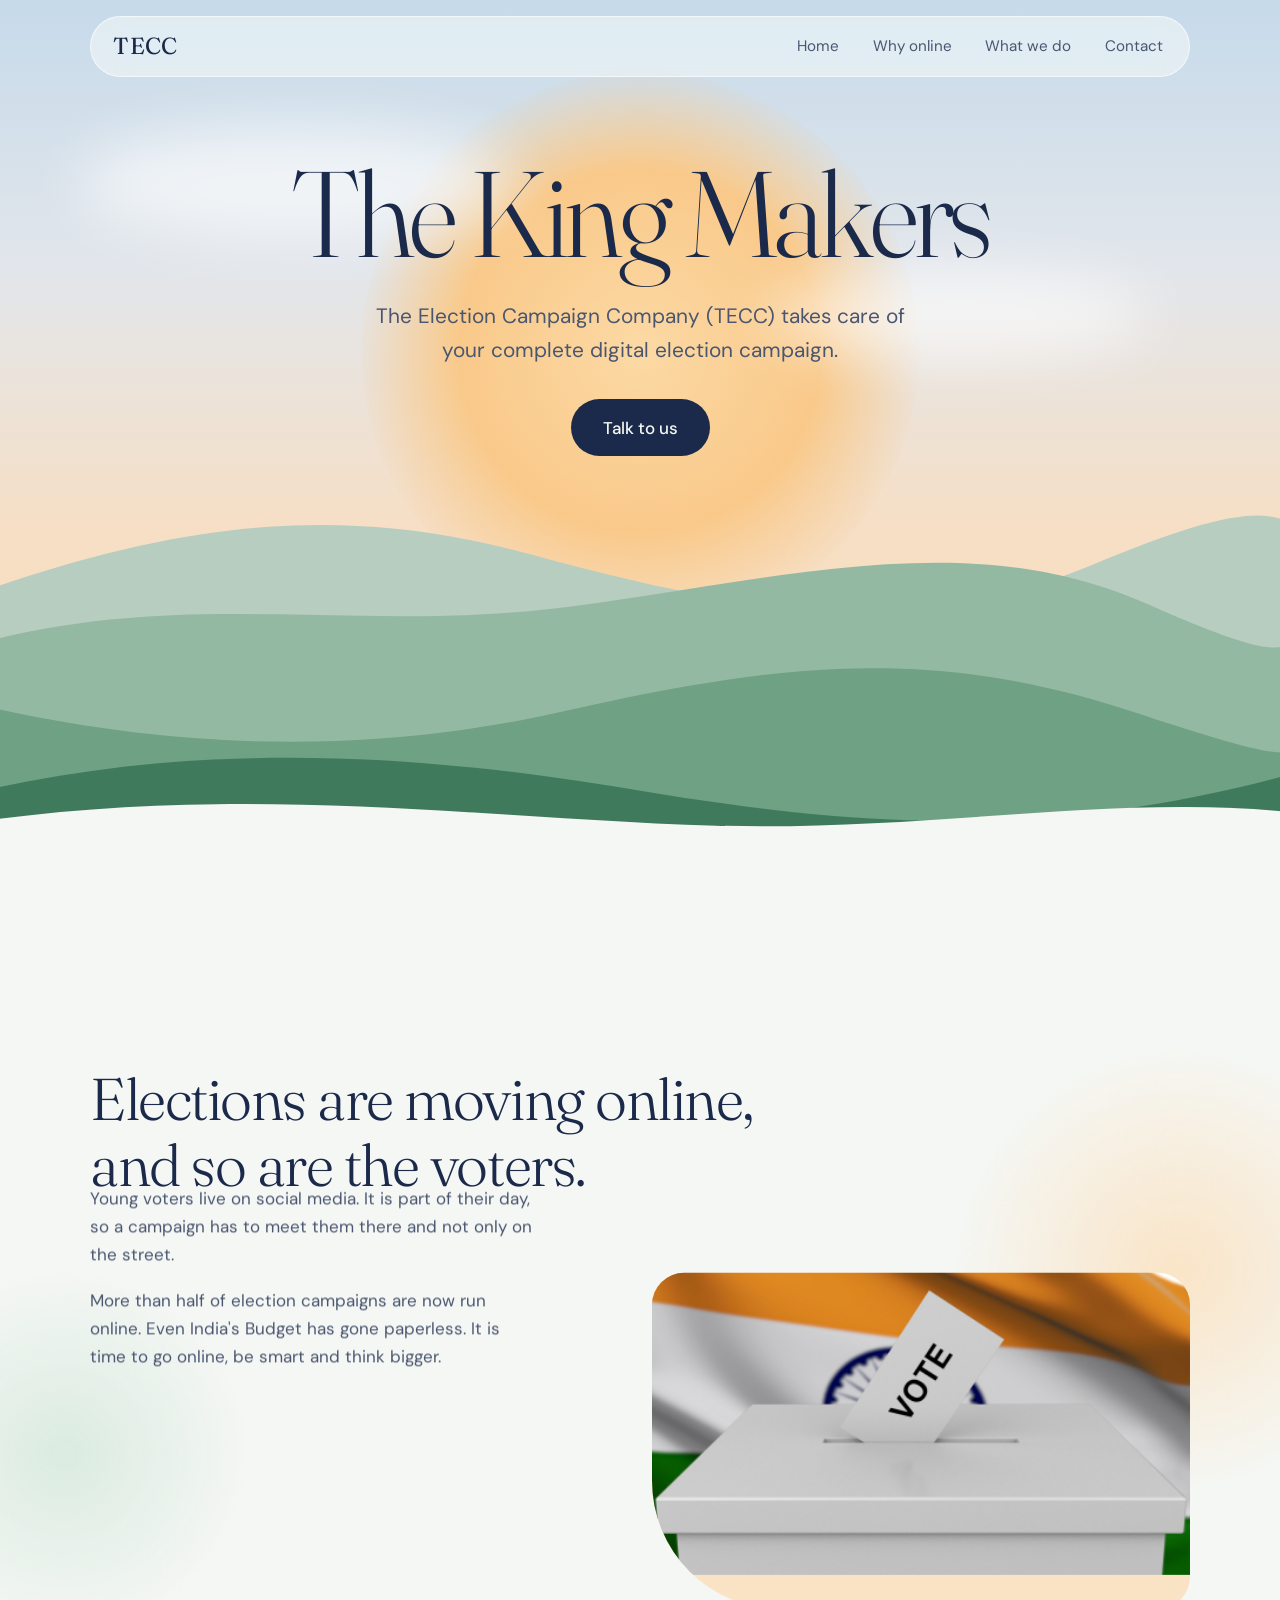
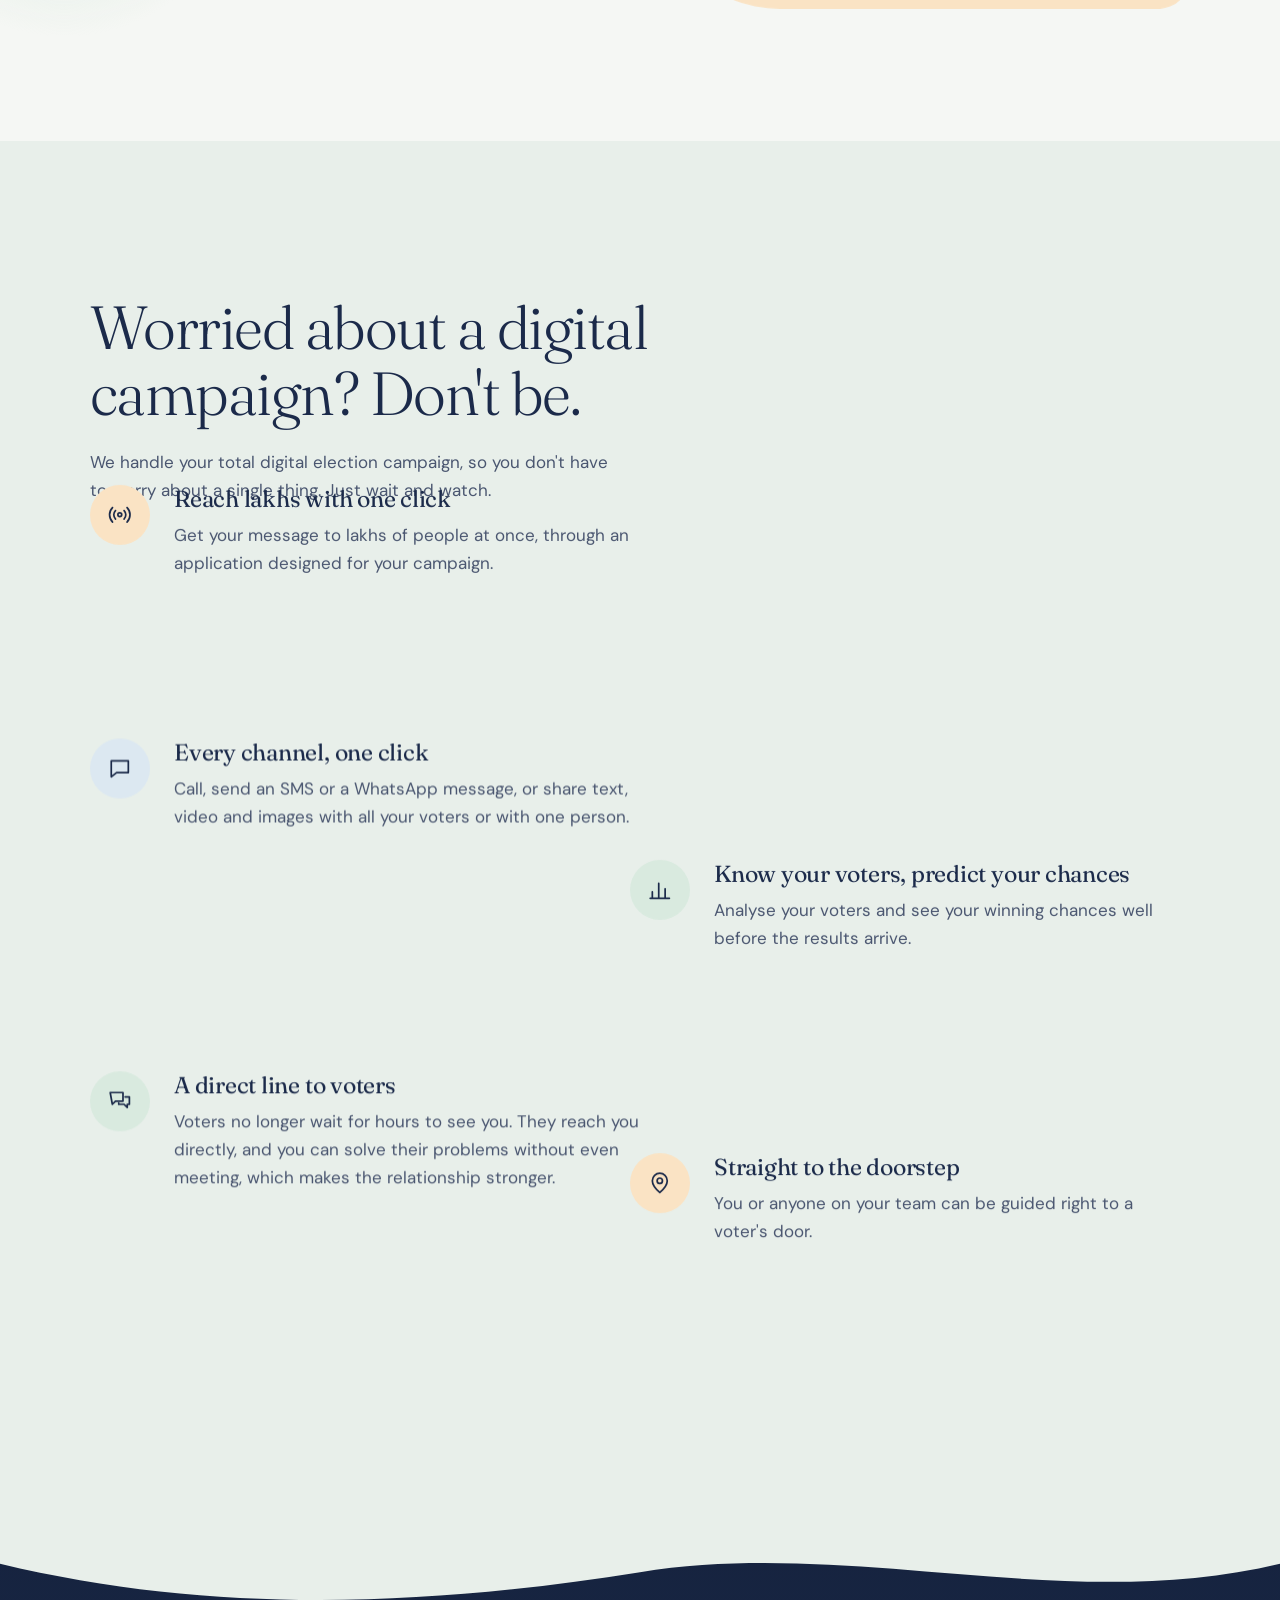
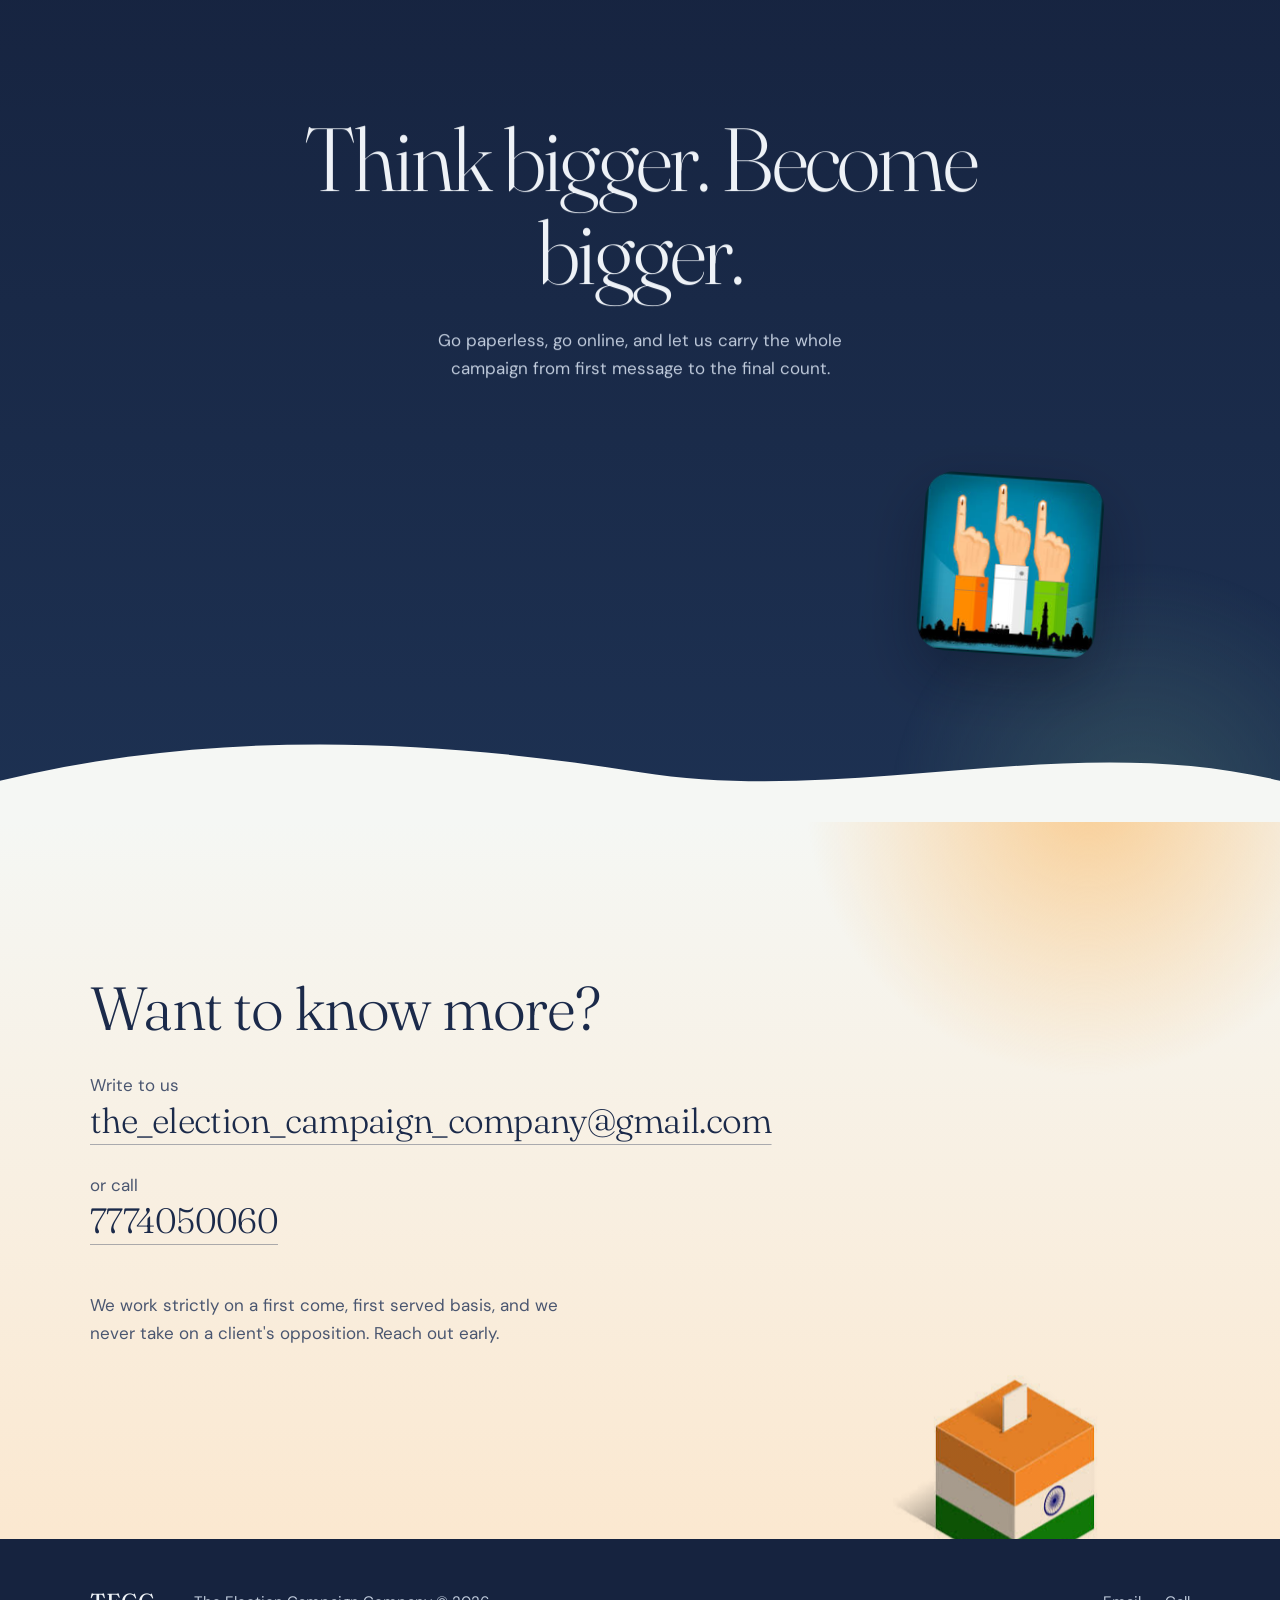
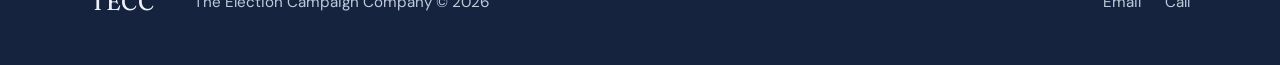
<file: TECC/index.html>
<!DOCTYPE html>
<html lang="en">
<head>
  <meta charset="UTF-8" />
  <meta name="viewport" content="width=device-width, initial-scale=1" />
  <meta name="description" content="The Election Campaign Company (TECC) runs your complete digital election campaign." />
  <title>TECC | The Election Campaign Company</title>

  <link rel="preconnect" href="https://fonts.googleapis.com" />
  <link rel="preconnect" href="https://fonts.gstatic.com" crossorigin />
  <link href="https://fonts.googleapis.com/css2?family=Fraunces:opsz,wght@9..144,300;9..144,400;9..144,500&family=DM+Sans:wght@400;500&display=swap" rel="stylesheet" />

  <link rel="stylesheet" href="style.css" />
  <script src="script.js" defer></script>
</head>
<body>

  <header class="nav">
    <a class="brand" href="#top">TECC</a>
    <nav aria-label="Main">
      <ul>
        <li class="nav-home"><a class="link" href="#top">Home</a></li>
        <li><a class="link" href="#why">Why online</a></li>
        <li><a class="link" href="#services">What we do</a></li>
        <li><a class="link" href="#contact">Contact</a></li>
      </ul>
    </nav>
  </header>

  <main id="top">

    <!-- Hero: dawn over layered hills -->
    <section class="hero" data-parallax="start">
      <div class="sun" data-speed="0.42"></div>

      <div class="cloud c1" data-speed="0.34"><i></i></div>
      <div class="cloud c2" data-speed="0.26"><i></i></div>

      <svg class="hill h1" data-speed="0.30" viewBox="0 0 1440 400" preserveAspectRatio="none" aria-hidden="true">
        <path d="M0 180 C 200 120, 380 90, 600 140 S 1000 220, 1200 150 S 1400 110, 1440 130 L1440 400 L0 400 Z" />
      </svg>
      <svg class="hill h2" data-speed="0.20" viewBox="0 0 1440 400" preserveAspectRatio="none" aria-hidden="true">
        <path d="M0 200 C 240 140, 420 190, 660 160 S 1080 90, 1260 160 S 1400 190, 1440 170 L1440 400 L0 400 Z" />
      </svg>
      <svg class="hill h3" data-speed="0.10" viewBox="0 0 1440 400" preserveAspectRatio="none" aria-hidden="true">
        <path d="M0 190 C 180 230, 400 250, 640 200 S 1040 140, 1240 200 S 1400 240, 1440 220 L1440 400 L0 400 Z" />
      </svg>
      <svg class="hill h4" data-speed="0" viewBox="0 0 1440 400" preserveAspectRatio="none" aria-hidden="true">
        <path d="M0 240 C 260 180, 500 200, 720 235 S 1160 290, 1440 210 L1440 400 L0 400 Z" />
      </svg>
      <svg class="hill h5" data-speed="-0.06" viewBox="0 0 1440 400" preserveAspectRatio="none" aria-hidden="true">
        <path d="M0 290 C 300 240, 560 285, 800 292 S 1240 250, 1440 280 L1440 400 L0 400 Z" />
      </svg>

      <div class="hero-text" data-speed="0.22" data-fade>
        <h1>The King Makers</h1>
        <p>The Election Campaign Company (TECC) takes care of your complete digital election campaign.</p>
        <a class="btn" href="#contact">Talk to us</a>
      </div>
    </section>

    <!-- Why online -->
    <section class="intro" id="why" data-parallax>
      <span class="blob blob-saffron" data-speed="-0.12"></span>
      <span class="blob blob-green" data-speed="0.15"></span>

      <div class="wrap intro-grid">
        <p class="lead">Elections are moving online, and so are the voters.</p>

        <div class="intro-note" data-speed="0.08">
          <p>Young voters live on social media. It is part of their day, so a campaign has to meet them there and not only on the street.</p>
          <p>More than half of election campaigns are now run online. Even India's Budget has gone paperless. It is time to go online, be smart and think bigger.</p>
        </div>

        <figure class="frame" data-speed="-0.04">
          <img src="elect.jpeg" width="590" height="332"
               alt="A ballot slip marked VOTE dropping into a ballot box in front of the Indian flag"
               data-speed="0.07" />
        </figure>
      </div>
    </section>

    <!-- What we do -->
    <section class="services" id="services" data-parallax>
      <div class="wrap">
        <div class="services-head">
          <h2>Worried about a digital campaign? Don't be.</h2>
          <p>We handle your total digital election campaign, so you don't have to worry about a single thing. Just wait and watch.</p>
        </div>

        <div class="features">

          <div class="feature" data-speed="0.05">
            <span class="icon tint-saffron">
              <svg viewBox="0 0 24 24" aria-hidden="true"><circle cx="12" cy="12" r="1.8"/><path d="M8 8a5.7 5.7 0 0 0 0 8M16 8a5.7 5.7 0 0 1 0 8M5.2 5.2a9.7 9.7 0 0 0 0 13.6M18.8 5.2a9.7 9.7 0 0 1 0 13.6"/></svg>
            </span>
            <div>
              <h3>Reach lakhs with one click</h3>
              <p>Get your message to lakhs of people at once, through an application designed for your campaign.</p>
            </div>
          </div>

          <div class="feature" data-speed="-0.06">
            <span class="icon tint-green">
              <svg viewBox="0 0 24 24" aria-hidden="true"><path d="M5 20v-6M11 20V6M17 20v-9M3 20h18"/></svg>
            </span>
            <div>
              <h3>Know your voters, predict your chances</h3>
              <p>Analyse your voters and see your winning chances well before the results arrive.</p>
            </div>
          </div>

          <div class="feature" data-speed="0.08">
            <span class="icon tint-sky">
              <svg viewBox="0 0 24 24" aria-hidden="true"><path d="M4 5h16v11H9l-5 4z"/></svg>
            </span>
            <div>
              <h3>Every channel, one click</h3>
              <p>Call, send an SMS or a WhatsApp message, or share text, video and images with all your voters or with one person.</p>
            </div>
          </div>

          <div class="feature" data-speed="-0.05">
            <span class="icon tint-saffron">
              <svg viewBox="0 0 24 24" aria-hidden="true"><path d="M12 21s7-6.2 7-11a7 7 0 0 0-14 0c0 4.8 7 11 7 11z"/><circle cx="12" cy="10" r="2.5"/></svg>
            </span>
            <div>
              <h3>Straight to the doorstep</h3>
              <p>You or anyone on your team can be guided right to a voter's door.</p>
            </div>
          </div>

          <div class="feature" data-speed="0.07">
            <span class="icon tint-green">
              <svg viewBox="0 0 24 24" aria-hidden="true"><path d="M3 4h12v8H8l-3 3z"/><path d="M11 14v1h5l3 3v-3h2V8h-4"/></svg>
            </span>
            <div>
              <h3>A direct line to voters</h3>
              <p>Voters no longer wait for hours to see you. They reach you directly, and you can solve their problems without even meeting, which makes the relationship stronger.</p>
            </div>
          </div>

        </div>
      </div>
    </section>

    <!-- Night band -->
    <section class="night" data-parallax>
      <svg class="edge edge-top" viewBox="0 0 1440 120" preserveAspectRatio="none" aria-hidden="true">
        <path d="M0 0 H1440 V50 C 1200 110, 960 20, 720 60 S 240 110, 0 50 Z" />
      </svg>

      <span class="orb orb-saffron" data-speed="0.20"></span>
      <span class="orb orb-green" data-speed="-0.10"></span>
      <span class="ember" data-speed="0.30"></span>

      <img class="tile" src="images.jpeg" width="225" height="225"
           alt="Three hands with inked index fingers, in saffron, white and green sleeves"
           data-speed="-0.12" />

      <div class="night-text" data-speed="0.04">
        <p class="quote">Think bigger. Become bigger.</p>
        <p class="night-sub">Go paperless, go online, and let us carry the whole campaign from first message to the final count.</p>
      </div>

      <svg class="edge edge-bottom" viewBox="0 0 1440 120" preserveAspectRatio="none" aria-hidden="true">
        <path d="M0 120 H1440 V70 C 1200 10, 960 100, 720 60 S 240 10, 0 70 Z" />
      </svg>
    </section>

    <!-- Contact -->
    <section class="contact" id="contact" data-parallax>
      <span class="dawn" data-speed="0.18"></span>

      <div class="wrap contact-grid">
        <div class="contact-copy">
          <h2>Want to know more?</h2>
          <p class="contact-line">Write to us</p>
          <a class="contact-link" href="mailto:the_election_campaign_company@gmail.com">the_election_campaign_company@gmail.com</a>
          <p class="contact-line">or call</p>
          <a class="contact-link" href="tel:+917774050060">7774050060</a>

          <p class="contact-note">We work strictly on a first come, first served basis, and we never take on a client's opposition. Reach out early.</p>
        </div>

        <img class="box" src="vote1.jpeg" width="255" height="198"
             alt="A ballot box painted in saffron, white and green"
             data-speed="-0.08" />
      </div>
    </section>

  </main>

  <footer class="footer">
    <div class="wrap footer-row">
      <a class="brand" href="#top">TECC</a>
      <p>The Election Campaign Company © 2026</p>
      <ul>
        <li><a href="mailto:the_election_campaign_company@gmail.com">Email</a></li>
        <li><a href="tel:+917774050060">Call</a></li>
      </ul>
    </div>
  </footer>

</body>
</html>
</file>
<file: TECC/style.css>
/* ==========================================================
   TECC — The Election Campaign Company
   Palette: navy ink, saffron dawn, green hills, quiet mist
   ========================================================== */

   :root {
    --paper: #F5F7F4;
    --fog: #E8EFEA;
    --navy: #1B2A4A;
    --navy-deep: #16233F;
    --ink: #1B2A4A;
    --ink-soft: #4A5670;
    --saffron: #EE9B4D;
    --saffron-soft: #FAE3C4;
    --green: #3F7A5C;
    --green-soft: #D9EADF;
    --sky-soft: #DCE8F1;
  
    --serif: "Fraunces", "Iowan Old Style", "Palatino Linotype", Georgia, serif;
    --sans: "DM Sans", system-ui, -apple-system, "Segoe UI", Roboto, sans-serif;
  }
  
  *,
  *::before,
  *::after { box-sizing: border-box; }
  
  html { scroll-behavior: smooth; }
  
  body {
    margin: 0;
    background: var(--paper);
    color: var(--ink);
    font: 400 1.0625rem/1.65 var(--sans);
    -webkit-font-smoothing: antialiased;
  }
  
  main { overflow-x: clip; }
  
  h1, h2, h3, p, ul, figure { margin: 0; }
  ul { padding: 0; list-style: none; }
  img { display: block; max-width: 100%; }
  
  a:focus-visible {
    outline: 2px solid var(--navy);
    outline-offset: 3px;
    border-radius: 6px;
  }
  
  /* Anything with data-speed is moved by script.js */
  [data-speed] { will-change: transform; }
  
  .wrap {
    position: relative;
    z-index: 1;
    width: min(1100px, calc(100% - 3rem));
    margin-inline: auto;
  }
  
  /* ---------- Type ---------- */
  
  h1, h2, h3, .brand, .quote {
    font-family: var(--serif);
    font-weight: 300;
    font-optical-sizing: auto;
  }
  
  h2 {
    font-size: clamp(2.1rem, 4.8vw, 3.8rem);
    line-height: 1.1;
    letter-spacing: -0.025em;
    margin-bottom: 1.25rem;
    text-wrap: balance;
  }
  
  h3 {
    font-size: 1.45rem;
    line-height: 1.22;
    letter-spacing: -0.01em;
    font-weight: 400;
  }
  
  /* ---------- Navigation ---------- */
  
  .nav {
    position: fixed;
    z-index: 10;
    top: 1rem;
    left: 50%;
    transform: translateX(-50%);
    width: min(1100px, calc(100% - 2rem));
    display: flex;
    align-items: center;
    justify-content: space-between;
    gap: 1rem;
    padding: 0.55rem 0.7rem 0.55rem 1.4rem;
    border-radius: 999px;
    background: rgba(245, 247, 244, 0.6);
    border: 1px solid rgba(255, 255, 255, 0.6);
    -webkit-backdrop-filter: blur(18px) saturate(160%);
    backdrop-filter: blur(18px) saturate(160%);
  }
  
  .brand {
    font-size: 1.45rem;
    font-weight: 400;
    letter-spacing: 0.01em;
    color: var(--ink);
    text-decoration: none;
  }
  
  .nav ul { display: flex; gap: 0.2rem; }
  
  .nav .link {
    display: block;
    padding: 0.5rem 0.95rem;
    border-radius: 999px;
    color: var(--ink-soft);
    font-size: 0.95rem;
    text-decoration: none;
    transition: background-color 0.5s ease, color 0.5s ease;
  }
  .nav .link:hover {
    background: rgba(27, 42, 74, 0.08);
    color: var(--ink);
  }
  
  /* ---------- Hero ---------- */
  
  .hero {
    position: relative;
    min-height: max(100svh, 640px);
    overflow: hidden;
    background: linear-gradient(
      180deg,
      #C6DAEA 0%,
      #E2E6EB 30%,
      #F6DFC6 58%,
      #FADDB8 82%
    );
  }
  
  .sun {
    --s: min(62vmin, 580px);
    position: absolute;
    top: 8vh;
    left: calc(50% - var(--s) / 2);
    width: var(--s);
    aspect-ratio: 1;
    border-radius: 50%;
    background: radial-gradient(
      circle,
      #FCD9A4 0%,
      #F9C98A 46%,
      rgba(249, 201, 138, 0) 72%
    );
  }
  
  .cloud { position: absolute; }
  .cloud i {
    display: block;
    width: 100%;
    height: 100%;
    border-radius: 50%;
    background: rgba(255, 255, 255, 0.6);
    filter: blur(28px);
    animation: drift 90s ease-in-out infinite alternate;
  }
  .c1 { top: 14%; left: 6%;  width: 34vw; height: 9vw; }
  .c2 { top: 30%; left: 60%; width: 30vw; height: 7vw; }
  .c2 i { animation-duration: 120s; animation-direction: alternate-reverse; }
  
  @keyframes drift {
    from { transform: translateX(-6vw); }
    to   { transform: translateX(6vw); }
  }
  
  .hill {
    position: absolute;
    left: -3%;
    width: 106%;
    display: block;
  }
  .h1 { bottom: 6vh;  height: 50vh; }
  .h2 { bottom: 4vh;  height: 48vh; }
  .h3 { bottom: -2vh; height: 46vh; }
  .h4 { bottom: -6vh; height: 44vh; }
  .h5 { bottom: -2vh; height: 38vh; }
  
  .h1 path { fill: #B7CDBF; }
  .h2 path { fill: #94B9A2; }
  .h3 path { fill: #6FA184; }
  .h4 path { fill: #3F7A5C; }
  .h5 path { fill: var(--paper); }
  
  .hero-text {
    position: absolute;
    inset: 0 0 auto 0;
    padding: 17vh 1.5rem 0;
    display: flex;
    flex-direction: column;
    align-items: center;
    text-align: center;
    z-index: 2;
  }
  
  .hero-text h1 {
    font-size: clamp(3.2rem, 9.5vw, 7.6rem);
    line-height: 1;
    letter-spacing: -0.035em;
    text-wrap: balance;
  }
  
  .hero-text p {
    margin-top: 1.5rem;
    max-width: 40ch;
    font-size: clamp(1.05rem, 2vw, 1.3rem);
    color: var(--ink-soft);
  }
  
  .btn {
    margin-top: 2rem;
    display: inline-block;
    padding: 0.9rem 2rem;
    border-radius: 999px;
    background: var(--navy);
    color: var(--paper);
    font-weight: 500;
    text-decoration: none;
    transition: background-color 0.6s ease, transform 0.6s ease;
  }
  .btn:hover { background: #2C4270; transform: translateY(-2px); }
  .btn:active { transform: scale(0.97); transition-duration: 0.1s; }
  .btn:focus-visible { outline-offset: 4px; }
  
  /* One gentle entrance on load */
  .hero-text > * { animation: rise 1.8s cubic-bezier(0.2, 0.7, 0.2, 1) backwards; }
  .hero-text > :nth-child(2) { animation-delay: 0.25s; }
  .hero-text > :nth-child(3) { animation-delay: 0.5s; }
  
  @keyframes rise {
    from { opacity: 0; transform: translateY(14px); }
    to   { opacity: 1; transform: none; }
  }
  
  /* ---------- Why online ---------- */
  
  .intro {
    position: relative;
    overflow: clip;
    padding: clamp(6rem, 13vw, 12rem) 0;
    background: var(--paper);
  }
  
  .intro-grid {
    display: grid;
    grid-template-columns: repeat(12, 1fr);
    gap: 0 1.5rem;
    align-items: start;
  }
  
  .lead {
    grid-column: 1 / 10;
    font-family: var(--serif);
    font-weight: 300;
    font-size: clamp(2rem, 4.6vw, 3.8rem);
    line-height: 1.12;
    letter-spacing: -0.025em;
    text-wrap: balance;
  }
  
  .intro-note {
    grid-column: 1 / 6;
    grid-row: 2;
    margin-top: 3.5rem;
    color: var(--ink-soft);
  }
  .intro-note p + p { margin-top: 1.1rem; }
  
  .frame {
    grid-column: 7 / 13;
    grid-row: 2;
    margin-top: 2.5rem;
    position: relative;
    overflow: hidden;
    isolation: isolate;
    aspect-ratio: 16 / 10;
    border-radius: 2rem 2rem 2rem 8rem;
    background: var(--saffron-soft);
  }
  .frame img {
    position: absolute;
    left: 0;
    top: -8%;
    width: 100%;
    height: 116%;
    object-fit: cover;
  }
  
  .blob { position: absolute; border-radius: 50%; pointer-events: none; }
  
  .blob-saffron {
    top: 4%;
    right: -10vw;
    width: 36vw;
    aspect-ratio: 1;
    background: radial-gradient(circle, rgba(250, 227, 196, 0.95), rgba(250, 227, 196, 0) 68%);
  }
  .blob-green {
    bottom: -4%;
    left: -10vw;
    width: 30vw;
    aspect-ratio: 1;
    background: radial-gradient(circle, rgba(217, 234, 223, 0.95), rgba(217, 234, 223, 0) 68%);
  }
  
  /* ---------- What we do ---------- */
  
  .services {
    position: relative;
    background: var(--fog);
    padding: clamp(6rem, 12vw, 11rem) 0 clamp(9rem, 15vw, 14rem);
  }
  
  .services-head { max-width: 40rem; }
  .services-head p { color: var(--ink-soft); max-width: 44ch; }
  
  .features {
    display: flex;
    flex-direction: column;
    gap: clamp(2.5rem, 5vw, 4rem);
    margin-top: 5rem;
  }
  
  .feature {
    display: flex;
    align-items: flex-start;
    gap: 1.5rem;
    max-width: 35rem;
  }
  .feature:nth-child(even) { margin-left: auto; }
  .feature h3 { margin-bottom: 0.5rem; }
  .feature p { color: var(--ink-soft); }
  
  .icon {
    flex: none;
    display: grid;
    place-items: center;
    width: 3.75rem;
    aspect-ratio: 1;
    border-radius: 50%;
  }
  .icon svg {
    width: 1.6rem;
    height: 1.6rem;
    fill: none;
    stroke: var(--navy);
    stroke-width: 1.6;
    stroke-linecap: round;
    stroke-linejoin: round;
  }
  .tint-saffron { background: var(--saffron-soft); }
  .tint-green   { background: var(--green-soft); }
  .tint-sky     { background: var(--sky-soft); }
  
  /* ---------- Night band ---------- */
  
  .night {
    position: relative;
    overflow: clip;
    min-height: 100svh;
    display: grid;
    place-items: center;
    padding: 11rem 1.5rem;
    text-align: center;
    color: #EEF2F7;
    background: linear-gradient(180deg, var(--navy-deep) 0%, #1D3152 100%);
  }
  
  .night-text { position: relative; z-index: 1; }
  
  .quote {
    max-width: 14ch;
    margin: 0 auto;
    font-size: clamp(2.5rem, 7vw, 5.6rem);
    line-height: 1.04;
    letter-spacing: -0.03em;
  }
  
  .night-sub {
    max-width: 38ch;
    margin: 1.75rem auto 0;
    color: #BFCADB;
  }
  
  .orb { position: absolute; border-radius: 50%; pointer-events: none; }
  .orb-saffron {
    top: 8%;
    left: -12vw;
    width: 46vw;
    aspect-ratio: 1;
    background: radial-gradient(circle, rgba(238, 155, 77, 0.26), rgba(238, 155, 77, 0) 66%);
  }
  .orb-green {
    bottom: 6%;
    right: -10vw;
    width: 42vw;
    aspect-ratio: 1;
    background: radial-gradient(circle, rgba(111, 161, 132, 0.26), rgba(111, 161, 132, 0) 66%);
  }
  
  .ember {
    position: absolute;
    bottom: 24%;
    left: 14%;
    width: clamp(2.5rem, 6vw, 5rem);
    aspect-ratio: 1;
    border-radius: 50%;
    background: radial-gradient(circle at 35% 35%, #FCD9A4, #F2A65A 75%);
    box-shadow: 0 0 70px 16px rgba(242, 166, 90, 0.2);
  }
  
  .tile {
    position: absolute;
    top: 20%;
    right: 12%;
    width: clamp(6rem, 14vw, 12rem);
    height: auto;
    aspect-ratio: 1;
    border-radius: 1.75rem;
    rotate: 4deg;
    box-shadow: 0 24px 60px rgba(8, 14, 30, 0.35);
  }
  
  .edge {
    position: absolute;
    left: 0;
    width: 100%;
    height: clamp(50px, 8vw, 120px);
    display: block;
    z-index: 2;
  }
  .edge-top { top: -1px; }
  .edge-top path { fill: var(--fog); }
  .edge-bottom { bottom: -1px; }
  .edge-bottom path { fill: var(--paper); }
  
  /* ---------- Contact ---------- */
  
  .contact {
    position: relative;
    overflow: clip;
    padding: clamp(6rem, 12vw, 11rem) 0 clamp(9rem, 15vw, 14rem);
    background: linear-gradient(180deg, var(--paper) 0%, #FBE8D0 100%);
  }
  
  .contact-grid {
    display: grid;
    grid-template-columns: repeat(12, 1fr);
    gap: 0 1.5rem;
    align-items: center;
  }
  
  .contact .wrap { z-index: auto; } /* keeps the blend below working against the page */
  
  .contact-copy { grid-column: 1 / 9; position: relative; z-index: 1; }
  
  .contact-line {
    margin-top: 1.75rem;
    color: var(--ink-soft);
  }
  
  .contact-link {
    display: inline-block;
    font-family: var(--serif);
    font-weight: 300;
    font-size: clamp(1.25rem, 3vw, 2.2rem);
    line-height: 1.25;
    letter-spacing: -0.02em;
    color: var(--ink);
    text-decoration-line: underline;
    text-decoration-thickness: 1px;
    text-decoration-color: rgba(27, 42, 74, 0.35);
    text-underline-offset: 0.3em;
    overflow-wrap: anywhere;
    transition: text-decoration-color 0.5s ease;
  }
  .contact-link:hover { text-decoration-color: var(--saffron); }
  
  .contact-note {
    margin-top: 3rem;
    max-width: 42ch;
    color: var(--ink-soft);
  }
  
  .box {
    grid-column: 9 / 13;
    width: min(100%, 260px);
    height: auto;
    justify-self: center;
    mix-blend-mode: multiply; /* lets the image's white background melt into the page */
  }
  
  .dawn {
    position: absolute;
    bottom: -20vw;
    right: -8vw;
    width: 46vw;
    aspect-ratio: 1;
    border-radius: 50%;
    pointer-events: none;
    background: radial-gradient(circle, rgba(249, 201, 138, 0.9), rgba(249, 201, 138, 0) 68%);
  }
  
  /* ---------- Footer ---------- */
  
  .footer {
    background: var(--navy-deep);
    color: #BFCADB;
    padding: 2.75rem 0;
    font-size: 0.95rem;
  }
  
  .footer-row {
    display: flex;
    flex-wrap: wrap;
    align-items: center;
    gap: 1rem 2.5rem;
  }
  .footer .brand { color: #EEF2F7; }
  .footer p { margin-right: auto; }
  .footer ul { display: flex; gap: 1.5rem; }
  .footer a { color: inherit; text-decoration: none; transition: color 0.5s ease; }
  .footer a:hover { color: #fff; }
  .footer a:focus-visible { outline-color: #EEF2F7; }
  
  /* ---------- Small screens ---------- */
  
  @media (max-width: 820px) {
    .lead { grid-column: 1 / -1; }
    .intro-note { grid-column: 1 / -1; grid-row: auto; margin-top: 2rem; }
    .frame { grid-column: 1 / -1; grid-row: auto; margin-top: 2.5rem; }
  
    .feature:nth-child(even) { margin-left: 0; }
  
    .contact-copy { grid-column: 1 / -1; }
    .box { grid-column: 1 / -1; margin-top: 3rem; justify-self: start; }
  
    .tile { top: 13%; right: 8%; }
    .ember { left: 8%; }
  }
  
  @media (max-width: 560px) {
    .nav { padding-left: 1.1rem; }
    .nav-home, .nav li:nth-child(2) { display: none; }
    .nav .link { padding: 0.5rem 0.8rem; font-size: 0.9rem; white-space: nowrap; }
    .feature { gap: 1.1rem; }
    .icon { width: 3.1rem; }
    .footer p { flex-basis: 100%; order: 3; }
  }
  
  /* ---------- Accessibility preferences ---------- */
  
  @media (prefers-reduced-transparency: reduce) {
    .nav {
      background: var(--paper);
      -webkit-backdrop-filter: none;
      backdrop-filter: none;
    }
  }
  
  @media (prefers-reduced-motion: reduce) {
    html { scroll-behavior: auto; }
    .cloud i,
    .hero-text > * { animation: none; }
    [data-speed] { transform: none !important; will-change: auto; }
  }
</file>
